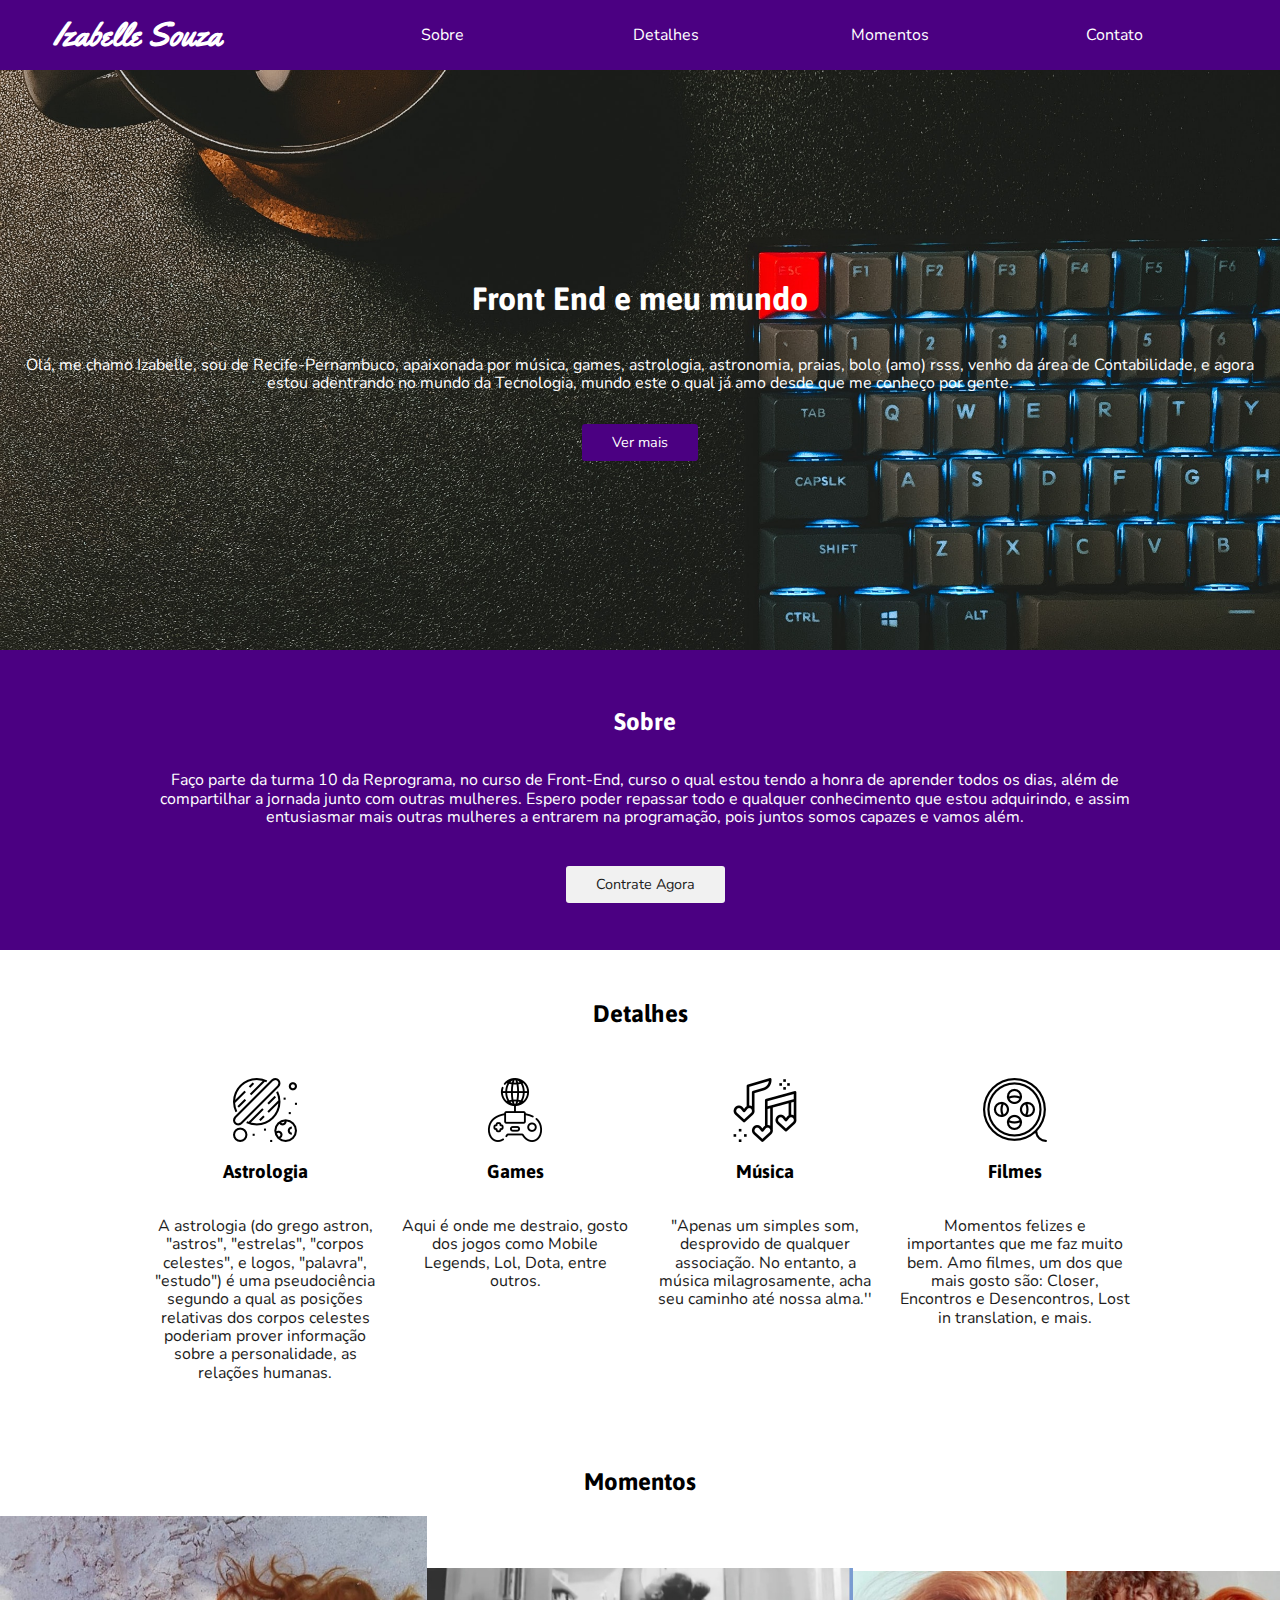
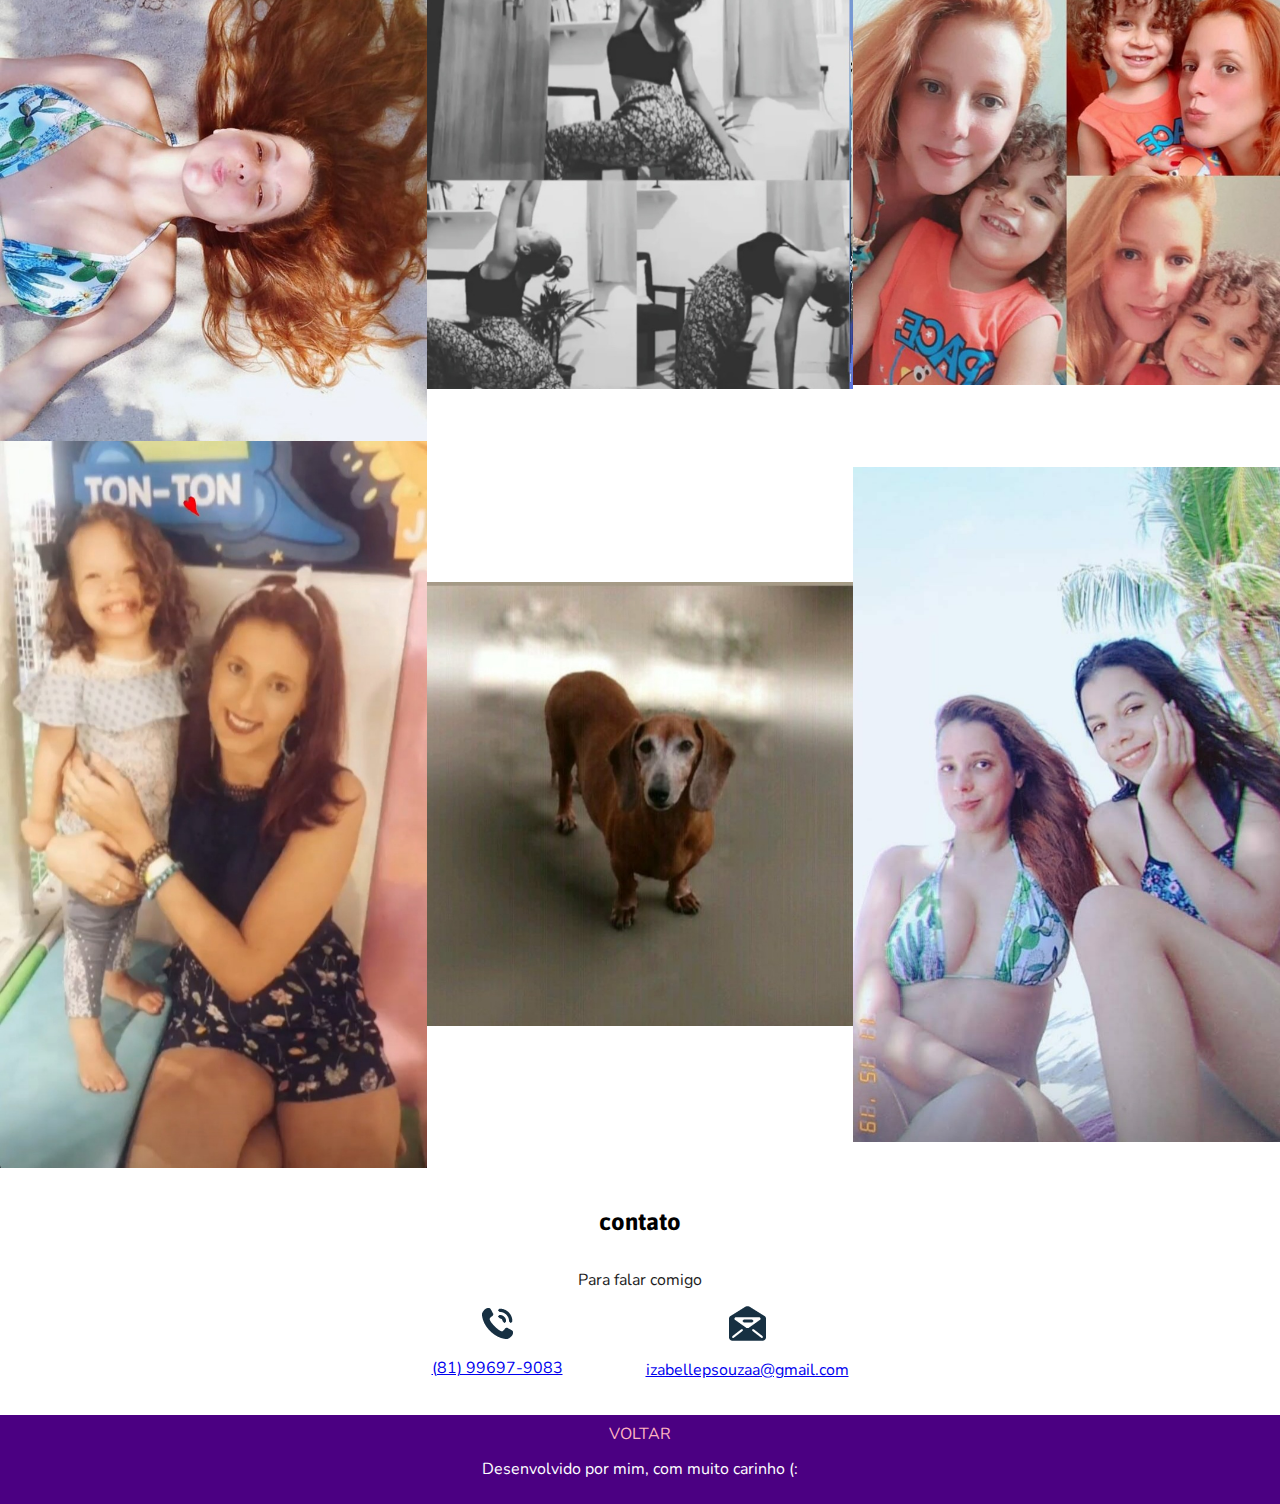
<file: alunas/izabelle/index.html>
<!DOCTYPE html>
<html>
<head>
    <link rel="preconnect" href="https://fonts.gstatic.com">
    <link href="https://fonts.googleapis.com/css2?family=Asap:ital,wght@1,700&family=Nunito:wght@700&family=Xanh+Mono&family=Yellowtail&display=swap" rel="stylesheet"> 
    <link rel="stylesheet" type="text/css" href="css/normalize.css">
    <link rel="stylesheet" type="text/css" href="css/style.css">
    <title>Izabelle Souza</title>
</head>
<body>

    <nav>
        <a href="#">Izabelle Souza</a>
        <ul>
            <li><a href="#sobre"> Sobre</a></li>
            <li><a href="#detalhes"> Detalhes</a></li>
            <li><a href="#momentos"> Momentos</a></li>
            <li><a href="#contato"> Contato</a></li>
        </ul>
    </nav>

    <header id="topo">
        <h1>Front End e meu mundo</h1>
        <p>Olá, me chamo Izabelle, sou de Recife-Pernambuco, apaixonada por música, games, astrologia, astronomia, praias, bolo (amo) rsss, venho da área de Contabilidade, e agora estou adentrando no mundo da Tecnologia, mundo este o qual já amo desde que me conheço por gente.</p>
        <a href="#detalhes" class="botao">Ver mais </a>
    </header>

    <section id="sobre">
        <h2>Sobre</h2>
        <p>Faço parte da turma 10 da Reprograma, no curso de Front-End, curso o qual estou tendo a honra de aprender todos os dias, além de compartilhar a jornada junto com outras mulheres. Espero poder repassar todo e qualquer conhecimento que estou adquirindo, e assim entusiasmar mais outras mulheres a entrarem na programação, pois juntos somos capazes e vamos além.</p>
        <a href="#contato" class="botao">Contrate Agora </a>
    </section>

    <section id="detalhes">
        <h2>Detalhes</h2>

        <div>

           <img src="img/p1.png" alt="Astrologia">
           <h3>Astrologia</h3>
           <p>A astrologia (do grego astron, "astros", "estrelas", "corpos celestes", e logos, "palavra", "estudo") é uma pseudociência segundo a qual as posições relativas dos corpos celestes poderiam prover informação sobre a personalidade, as relações humanas.</p>
           <a href="https://www.astrolink.com.br/" target="Mapa astral"></a>

        </div>

        <div>

           <img src="img/p2.png" alt="games">
           <h3>Games</h3>
           <p>Aqui é onde me destraio, gosto dos jogos como Mobile Legends, Lol, Dota, entre outros.</p>


        </div>

        <div>

            <img src="img/p3.png" alt="música">
            <h3>Música</h3>
            <p>"Apenas um simples som, desprovido de qualquer associação. No entanto, a música milagrosamente, acha seu caminho até nossa alma.''</p>


        </div>

        <div>

            <img src="img/p4.png" alt="filmes">
            <h3>Filmes</h3>
            <p>Momentos felizes e importantes que me faz muito bem. Amo filmes, um dos que mais gosto são: Closer, Encontros e Desencontros, Lost in translation, e mais.</p>
       </div>

    </section>

    <section id="momentos">
        <h2>Momentos</h2>
        <img src="img/ceu.jpg" alt="ceu">
        <img src="img/grama.jpg" alt="grama">
        <img src="img/montanha.jpg" alt="montanha">
        <img src="img/mar.jpg" alt="mar">
        <img src="img/arvores.jpg" alt="arvores">
        <img src="img/ponte.jpg" alt="ponte">
    </section>

    <section id="contato">
        <h2>contato</h2>
        <p>Para falar comigo</p>

        <div>
            <img src="img/tel.png" alt="telefone">
            <p> <a href="tel:81996979083"> (81) 99697-9083</a></p>
       </div>

       <div>
        <img src="img/mail.png" alt="email">
        <p> <a href="mailto:izabellepsouzaa@gmail.com"> izabellepsouzaa@gmail.com </a></p>
   </div>
</section>

<footer>
    <a href="#topo">VOLTAR</a>
    <p>Desenvolvido por mim, com muito carinho (:</p>
</footer>

       
</body>
</html>
</file>
<file: alunas/izabelle/css/style.css>
/* CORPO */

 body {
     font-family: Nunito, sans-serif;
     color: #1c1c1c;
}

h1, h2 , h3 {
    font-family: Asap, sans-serif;
    color: #000000;
}

.botao {
        color: #FFFFFF;
        text-decoration: none;
        padding: 10px 30px;
        background-color: indigo;
        font-size: .9em;
        border-radius: 3px;
}

/* Navegação */

nav {
       display: flex;
       flex-direction: column;
       align-items: center;
       background-color: indigo;
}

nav > a {

           text-decoration: none;
           color: #FFFFFF;
           font-weight: 800;
           font-size: 32px;
           font-family: Yellowtail, serif;
}

nav ul {
   
          display: flex;
          flex-direction: column;
          align-items: center;
          list-style: none;
          padding: 0;
          width: 100%;

}

nav ul li {

             text-align: center;
             width: 100%;
}

nav ul li a {

            display: inline-block;
            padding: 10px 0;
            width: 100%;
            text-decoration: none;
            color: #FFFFFF;
}

/*Cabeçalho*/

header {

        display: flex;
        flex-direction: column;
        align-items: center;
        background-image: url("../img/camera.jpg");
        background-size: cover;
        background-repeat: no-repeat;
        background-position: center;
        color: #FFFFFF;
        text-align: center;
        padding: 20px;
}

header h1{
       color: #FFFFFF;
}

header p{
    margin-bottom: 2em;

}

#sobre {
        display: flex;
        flex-direction: column;
        align-items: center;
        text-align: center;
        padding: 10px 10px 20px 20px;
        background-color: indigo;
        color: #FFFFFF;
}

#sobre h2 {
    color: #FFFFFF;
}

#sobre p {
    margin-bottom: 2.5em;
    max-width: 1000px;

}

#sobre .botao {

    background-color: #f1f1f1;
    color: #1c1c1c;
}

/*Detalhes*/

#detalhes {
           display: flex;
           flex-direction: column;
           align-items: center;
           padding: 30px;

}

#detalhes div {
        display: flex;
        flex-direction: column;
        align-items: center;
        text-align: center;
        margin-top: 30px;

}


/*Momentos*/

#momentos {
       display: flex;
       flex-direction: column;
       align-items: center;
       padding-top: 20px;
        
}

#momentos h2 {
               margin-bottom: 20px;


}

#momentos img {

       width: 100%;

}

/*contato*/

#contato {

    display: flex;
    flex-direction: column;
    align-items: center;
    text-align: center;
    padding: 20px;

}

#contato h2 {

    color: #000000;
}

/*rodapé*/

footer {
        text-align: center;
        padding: 10px;
        background-color: indigo;
        color: #FFFFFF;
}

footer a {
            text-decoration: none;
            color: lightpink;


}

@media screen and (min-width: 768px) {
             
li {
    list-style: none;
}
            

    /*nav*/

    nav {
           flex-direction: row;
           justify-content: space-around;

    }

    nav ul {

             flex-direction: row;
             width: 70%;

    }  

    /*Cabeçalho*/

  header {
        height: 600px;
        height: 60vh;
        justify-content: center;

   }

   /*sobre*/

   #sobre {
           height: 250px;
           height: 30vh;
           justify-content: center;
           min-height: 250px;

   }

   /*detalhes*/

   #detalhes {
            flex-direction: row;
            flex-wrap: wrap;
            align-items: flex-start;
            max-width: 1000px;
            margin: 0 auto;
   }

   #detalhes h2 {
               text-align: center;
               width: 100%;


   }

   #detalhes div {
               flex-grow: 1;
               flex-basis: 150px;
               padding: 0 10px;
   }

   /*momentos*/

   #momentos {
       flex-direction: row;
       flex-wrap: wrap;

   }

   #momentos h2 {
          width: 100%;
          text-align: center;
   }

   #momentos img {

           width: 33.3333333%;
    }

    /*Contato*/

    #contato {

            flex-direction: row;
            flex-wrap: wrap;
            justify-content: space-around;
            max-width: 500px;
            margin: 0 auto;
    }

    #contato h2, #contato p {
             
            width: 100%;
    }
}
</file>
